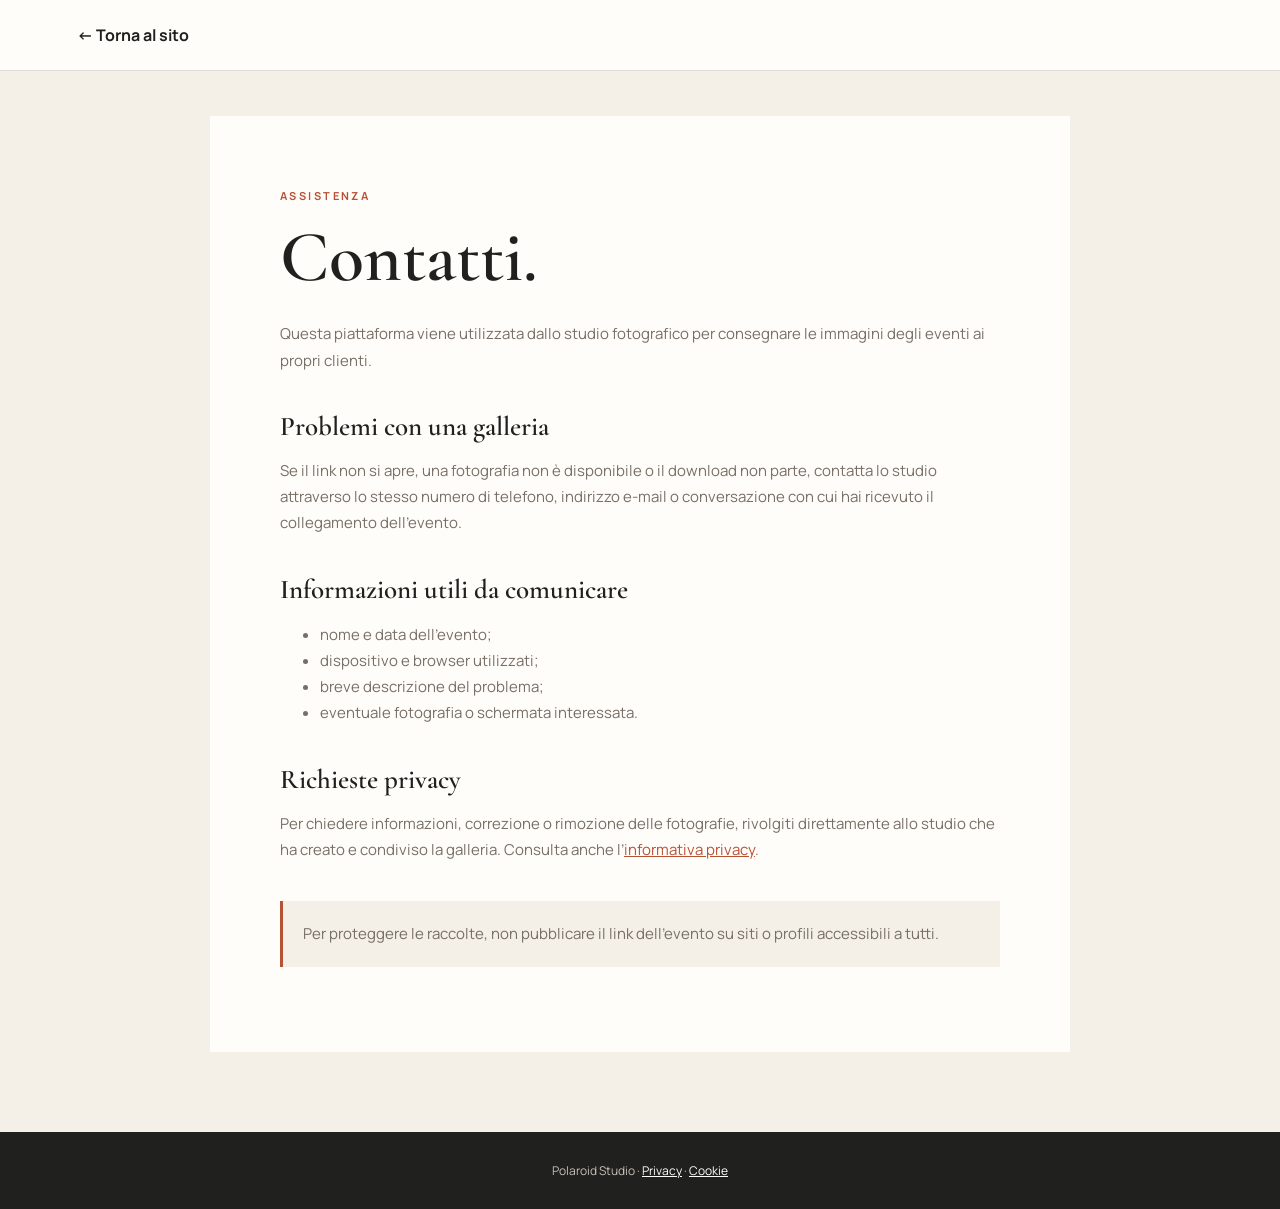
<file: contatti.html>
<!doctype html>
<html lang="it">
<head>
  <meta charset="UTF-8">
  <meta name="viewport" content="width=device-width, initial-scale=1.0">
  <meta name="description" content="Come richiedere assistenza per una galleria fotografica Polaroid Studio.">
  <title>Contatti — Polaroid Studio</title>
  <link rel="preconnect" href="https://fonts.googleapis.com">
  <link rel="preconnect" href="https://fonts.gstatic.com" crossorigin>
  <link href="https://fonts.googleapis.com/css2?family=Cormorant+Garamond:wght@600;700&family=Manrope:wght@400;600;700&display=swap" rel="stylesheet">
  <link rel="stylesheet" href="legal.css?v=1">
</head>
<body>
  <header class="legal-header"><a href="./">← Torna al sito</a></header>
  <main class="legal-main">
    <p class="eyebrow">ASSISTENZA</p>
    <h1>Contatti.</h1>
    <p>Questa piattaforma viene utilizzata dallo studio fotografico per consegnare le immagini degli eventi ai propri clienti.</p>
    <h2>Problemi con una galleria</h2>
    <p>Se il link non si apre, una fotografia non è disponibile o il download non parte, contatta lo studio attraverso lo stesso numero di telefono, indirizzo e-mail o conversazione con cui hai ricevuto il collegamento dell’evento.</p>
    <h2>Informazioni utili da comunicare</h2>
    <ul><li>nome e data dell’evento;</li><li>dispositivo e browser utilizzati;</li><li>breve descrizione del problema;</li><li>eventuale fotografia o schermata interessata.</li></ul>
    <h2>Richieste privacy</h2>
    <p>Per chiedere informazioni, correzione o rimozione delle fotografie, rivolgiti direttamente allo studio che ha creato e condiviso la galleria. Consulta anche l’<a href="privacy.html">informativa privacy</a>.</p>
    <p class="legal-note">Per proteggere le raccolte, non pubblicare il link dell’evento su siti o profili accessibili a tutti.</p>
  </main>
  <footer class="legal-footer">Polaroid Studio · <a href="privacy.html">Privacy</a> · <a href="cookie.html">Cookie</a></footer>
</body>
</html>
</file>
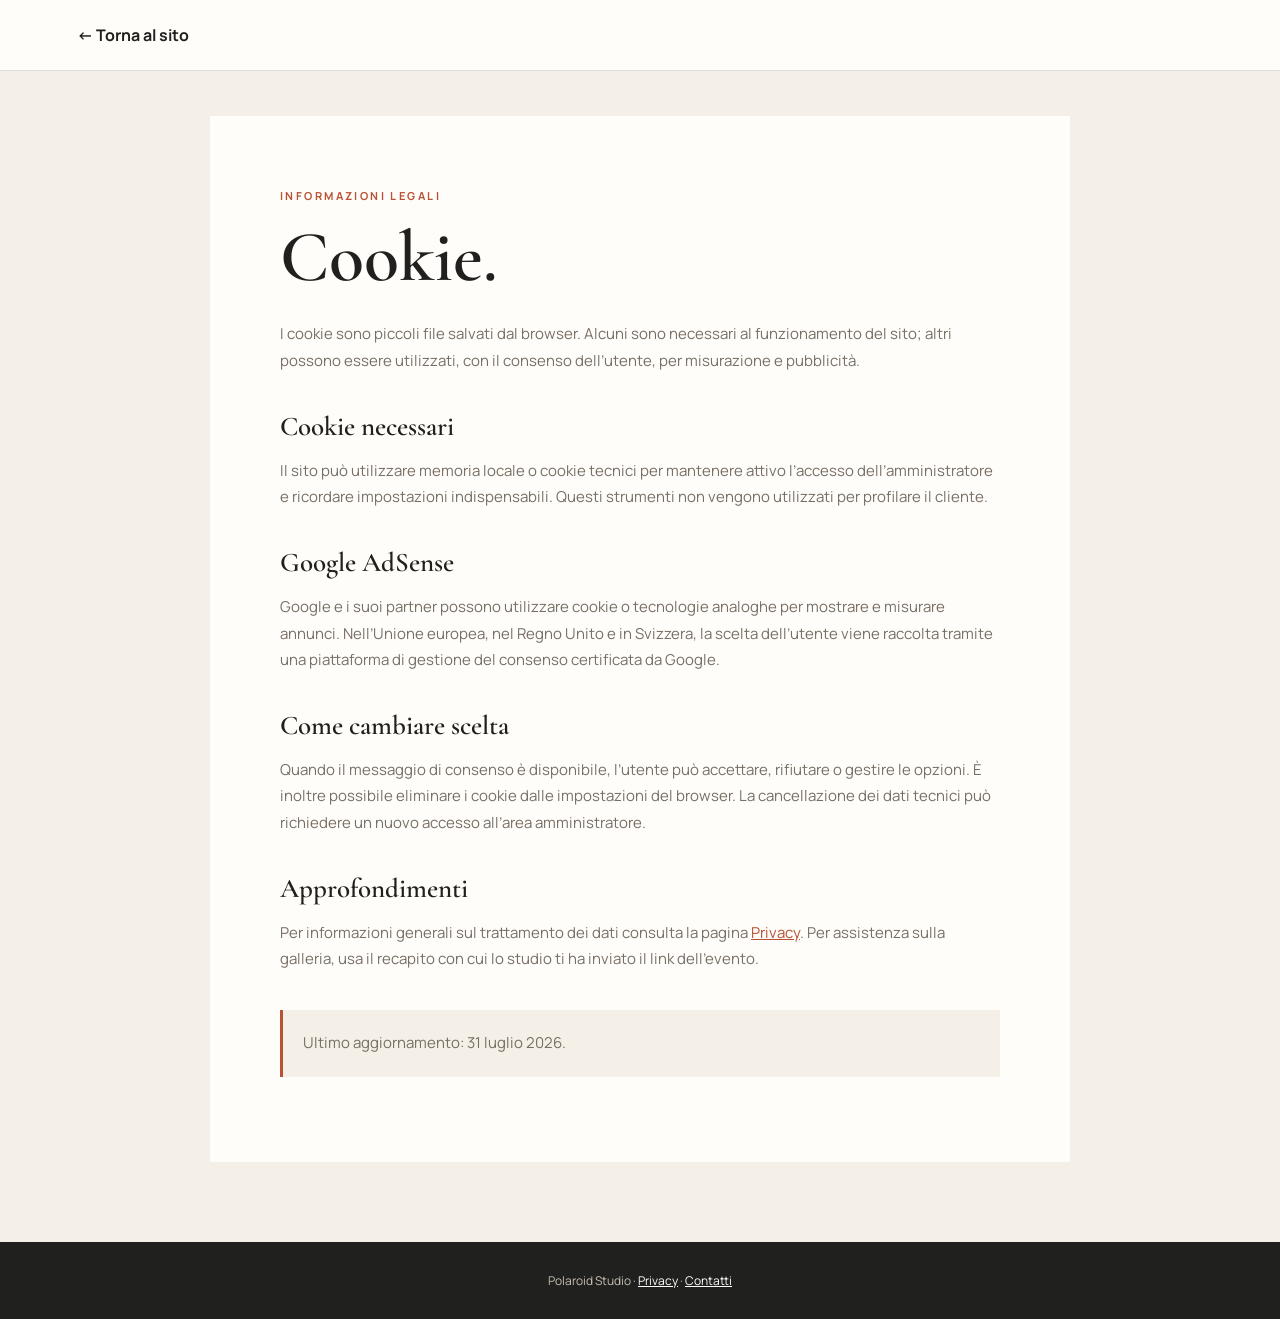
<file: cookie.html>
<!doctype html>
<html lang="it">
<head>
  <meta charset="UTF-8">
  <meta name="viewport" content="width=device-width, initial-scale=1.0">
  <meta name="description" content="Informazioni sui cookie utilizzati da Polaroid Studio.">
  <title>Cookie — Polaroid Studio</title>
  <link rel="preconnect" href="https://fonts.googleapis.com">
  <link rel="preconnect" href="https://fonts.gstatic.com" crossorigin>
  <link href="https://fonts.googleapis.com/css2?family=Cormorant+Garamond:wght@600;700&family=Manrope:wght@400;600;700&display=swap" rel="stylesheet">
  <link rel="stylesheet" href="legal.css?v=1">
</head>
<body>
  <header class="legal-header"><a href="./">← Torna al sito</a></header>
  <main class="legal-main">
    <p class="eyebrow">INFORMAZIONI LEGALI</p>
    <h1>Cookie.</h1>
    <p>I cookie sono piccoli file salvati dal browser. Alcuni sono necessari al funzionamento del sito; altri possono essere utilizzati, con il consenso dell’utente, per misurazione e pubblicità.</p>
    <h2>Cookie necessari</h2>
    <p>Il sito può utilizzare memoria locale o cookie tecnici per mantenere attivo l’accesso dell’amministratore e ricordare impostazioni indispensabili. Questi strumenti non vengono utilizzati per profilare il cliente.</p>
    <h2>Google AdSense</h2>
    <p>Google e i suoi partner possono utilizzare cookie o tecnologie analoghe per mostrare e misurare annunci. Nell’Unione europea, nel Regno Unito e in Svizzera, la scelta dell’utente viene raccolta tramite una piattaforma di gestione del consenso certificata da Google.</p>
    <h2>Come cambiare scelta</h2>
    <p>Quando il messaggio di consenso è disponibile, l’utente può accettare, rifiutare o gestire le opzioni. È inoltre possibile eliminare i cookie dalle impostazioni del browser. La cancellazione dei dati tecnici può richiedere un nuovo accesso all’area amministratore.</p>
    <h2>Approfondimenti</h2>
    <p>Per informazioni generali sul trattamento dei dati consulta la pagina <a href="privacy.html">Privacy</a>. Per assistenza sulla galleria, usa il recapito con cui lo studio ti ha inviato il link dell’evento.</p>
    <p class="legal-note">Ultimo aggiornamento: 31 luglio 2026.</p>
  </main>
  <footer class="legal-footer">Polaroid Studio · <a href="privacy.html">Privacy</a> · <a href="contatti.html">Contatti</a></footer>
</body>
</html>
</file>
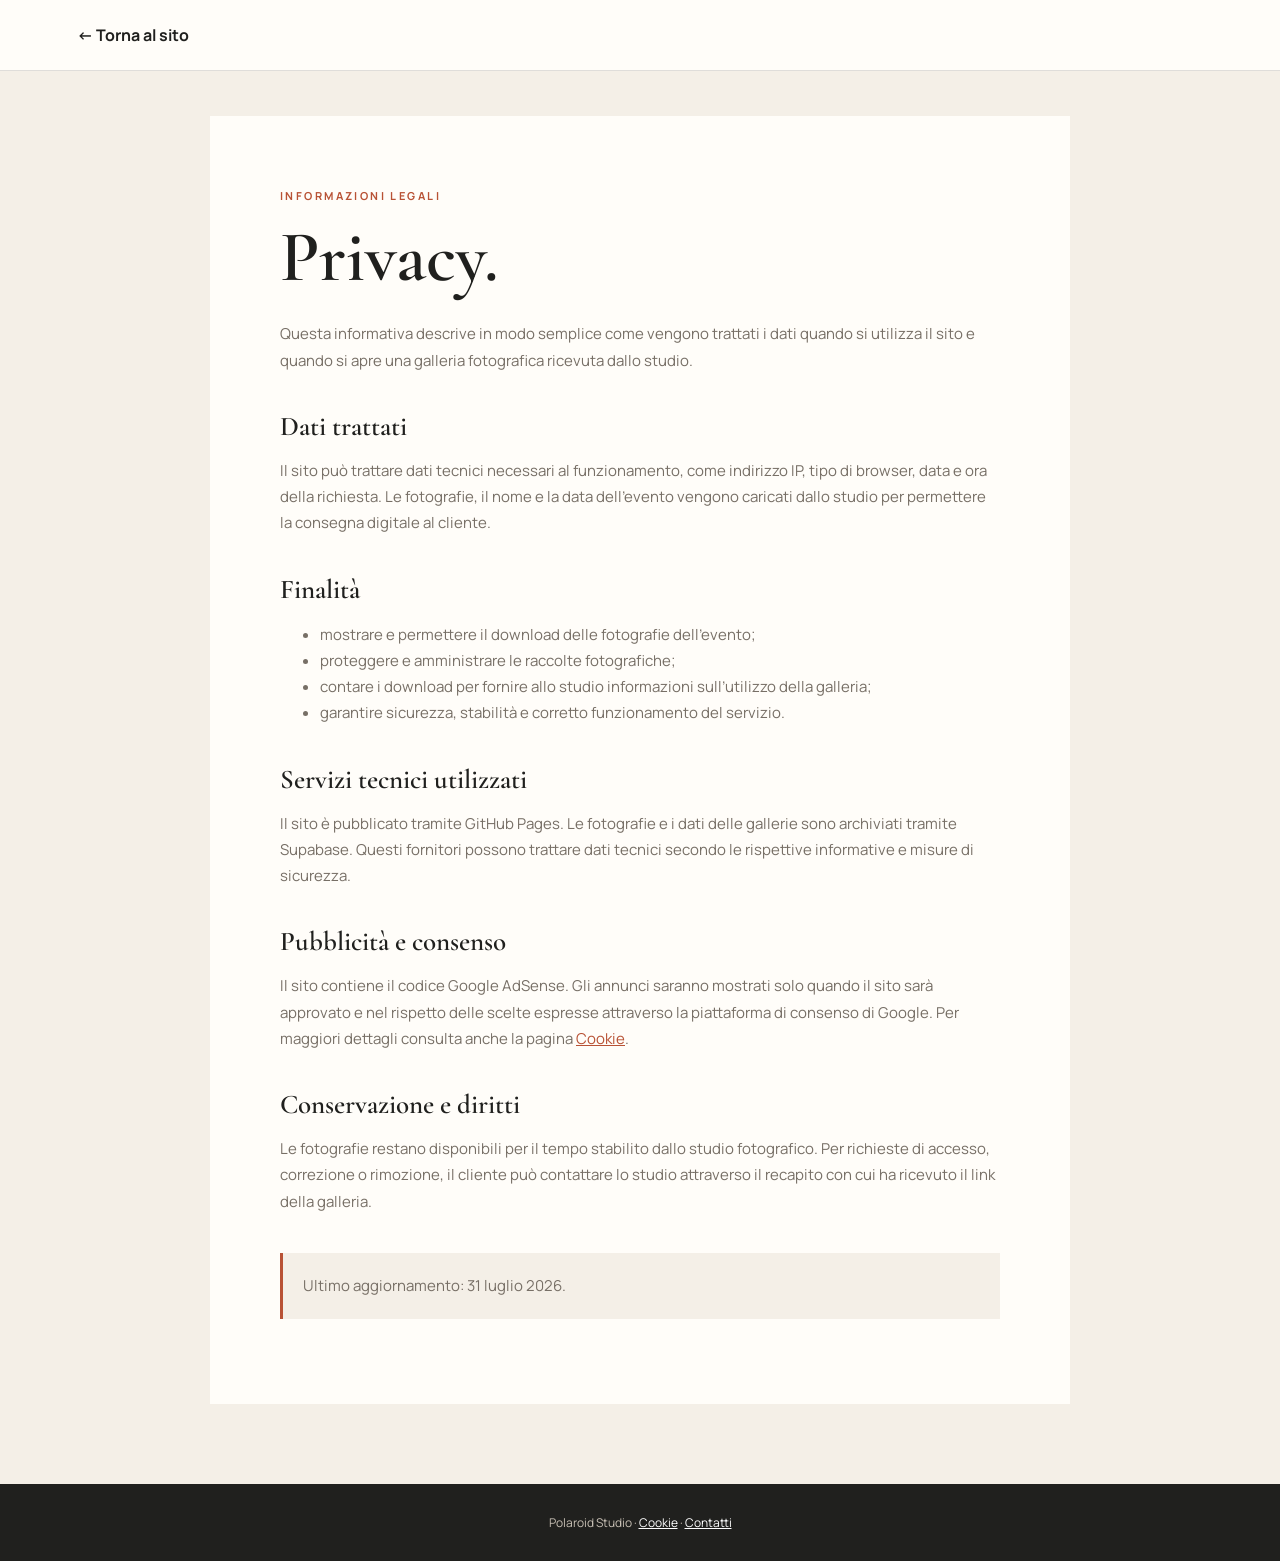
<file: privacy.html>
<!doctype html>
<html lang="it">
<head>
  <meta charset="UTF-8">
  <meta name="viewport" content="width=device-width, initial-scale=1.0">
  <meta name="description" content="Informativa privacy del servizio di gallerie fotografiche Polaroid Studio.">
  <title>Privacy — Polaroid Studio</title>
  <link rel="preconnect" href="https://fonts.googleapis.com">
  <link rel="preconnect" href="https://fonts.gstatic.com" crossorigin>
  <link href="https://fonts.googleapis.com/css2?family=Cormorant+Garamond:wght@600;700&family=Manrope:wght@400;600;700&display=swap" rel="stylesheet">
  <link rel="stylesheet" href="legal.css?v=1">
</head>
<body>
  <header class="legal-header"><a href="./">← Torna al sito</a></header>
  <main class="legal-main">
    <p class="eyebrow">INFORMAZIONI LEGALI</p>
    <h1>Privacy.</h1>
    <p>Questa informativa descrive in modo semplice come vengono trattati i dati quando si utilizza il sito e quando si apre una galleria fotografica ricevuta dallo studio.</p>
    <h2>Dati trattati</h2>
    <p>Il sito può trattare dati tecnici necessari al funzionamento, come indirizzo IP, tipo di browser, data e ora della richiesta. Le fotografie, il nome e la data dell’evento vengono caricati dallo studio per permettere la consegna digitale al cliente.</p>
    <h2>Finalità</h2>
    <ul><li>mostrare e permettere il download delle fotografie dell’evento;</li><li>proteggere e amministrare le raccolte fotografiche;</li><li>contare i download per fornire allo studio informazioni sull’utilizzo della galleria;</li><li>garantire sicurezza, stabilità e corretto funzionamento del servizio.</li></ul>
    <h2>Servizi tecnici utilizzati</h2>
    <p>Il sito è pubblicato tramite GitHub Pages. Le fotografie e i dati delle gallerie sono archiviati tramite Supabase. Questi fornitori possono trattare dati tecnici secondo le rispettive informative e misure di sicurezza.</p>
    <h2>Pubblicità e consenso</h2>
    <p>Il sito contiene il codice Google AdSense. Gli annunci saranno mostrati solo quando il sito sarà approvato e nel rispetto delle scelte espresse attraverso la piattaforma di consenso di Google. Per maggiori dettagli consulta anche la pagina <a href="cookie.html">Cookie</a>.</p>
    <h2>Conservazione e diritti</h2>
    <p>Le fotografie restano disponibili per il tempo stabilito dallo studio fotografico. Per richieste di accesso, correzione o rimozione, il cliente può contattare lo studio attraverso il recapito con cui ha ricevuto il link della galleria.</p>
    <p class="legal-note">Ultimo aggiornamento: 31 luglio 2026.</p>
  </main>
  <footer class="legal-footer">Polaroid Studio · <a href="cookie.html">Cookie</a> · <a href="contatti.html">Contatti</a></footer>
</body>
</html>
</file>
<file: legal.css>
:root { --ink:#20201e; --paper:#f4efe7; --white:#fffdf9; --rust:#b85235; --muted:#776f66; --line:rgba(32,32,30,.14); }
* { box-sizing:border-box; }
body { margin:0; color:var(--ink); background:var(--paper); font-family:"Manrope",sans-serif; }
.legal-header { padding:24px clamp(20px,6vw,80px); border-bottom:1px solid var(--line); background:var(--white); }
.legal-header a { color:var(--ink); text-decoration:none; font-weight:700; }
.legal-main { width:min(860px,calc(100% - 36px)); margin:45px auto 80px; padding:clamp(28px,6vw,70px); background:var(--white); }
.eyebrow { margin:0 0 16px; color:var(--rust); font-size:11px; font-weight:700; letter-spacing:.22em; }
h1,h2 { font-family:"Cormorant Garamond",serif; font-weight:600; }
h1 { margin:0 0 28px; font-size:clamp(42px,8vw,72px); line-height:1; }
h2 { margin:36px 0 12px; font-size:27px; }
p,li { color:var(--muted); font-size:15px; line-height:1.75; }
a { color:var(--rust); }
.legal-note { margin-top:38px; padding:20px; border-left:3px solid var(--rust); background:var(--paper); }
.legal-footer { padding:30px 20px; background:var(--ink); color:#c8c0b5; text-align:center; font-size:12px; }
.legal-footer a { color:#fff; }
@media(max-width:600px){ .legal-main{margin-top:18px;width:calc(100% - 20px);padding:25px 20px;} }
</file>
